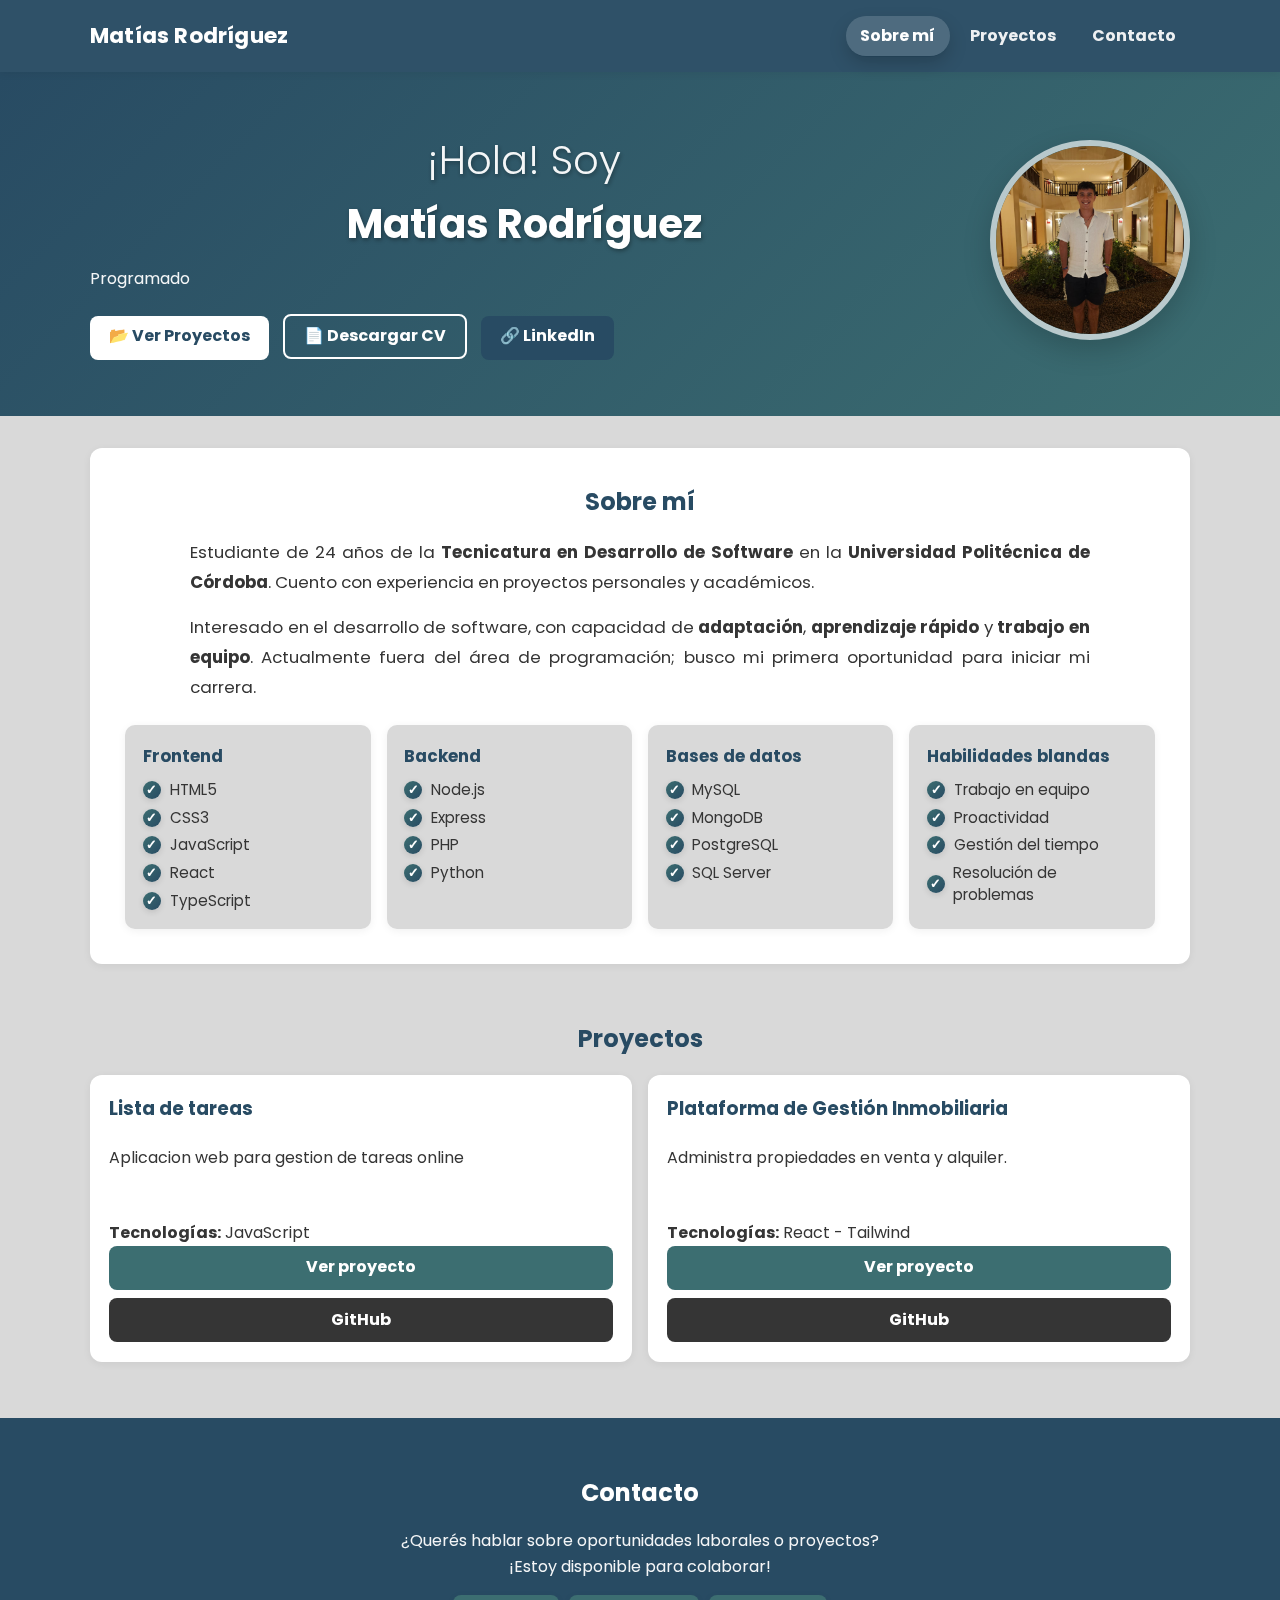
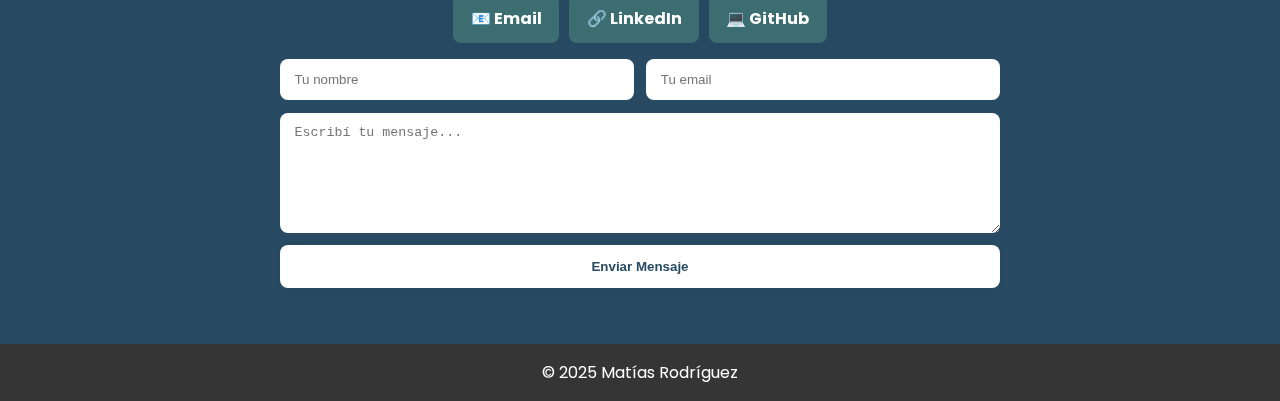
<file: index.html>
<!DOCTYPE html>
<html lang="es">
<head>
  <meta charset="UTF-8">
  <meta name="viewport" content="width=device-width, initial-scale=1.0">
  <title>Portfolio - Matías Rodríguez</title>
  <link rel="stylesheet" href="style.css">
</head>
<body>
  <!-- ================= HEADER ================= -->
  <header id="navbar">
    <nav class="container">
      <h1>Matías Rodríguez</h1>
      <ul>
        <li><a href="#about">Sobre mí</a></li>
        <li><a href="#projects">Proyectos</a></li>
        <li><a href="#contact">Contacto</a></li>
      </ul>
    </nav>
  </header>

  <!-- ================= HERO ================= -->
  <section id="home" class="hero">
    <div class="container hero-inner">
      <div class="hero-content">
        <h2>
          <span class="greeting">¡Hola! Soy</span>
          <span class="name">Matías Rodríguez</span>
        </h2>
        <p id="typing"></p>
        <div class="hero-buttons">
          <a href="#projects" class="btn-primary">📂 Ver Proyectos</a>
          <a href="Rodriguez_Matias_CV.pdf" class="btn-secondary" target="_blank">📄 Descargar CV</a>
          <a href="https://www.linkedin.com/in/matirodriguez23/" class="btn-linkedin" target="_blank">🔗 LinkedIn</a>
        </div>
      </div>

      <div class="hero-media">
        <img src="img/foto1.jpeg" alt="Foto de Matías Rodríguez"
             onerror="this.style.display='none'; document.getElementById('avatar-fallback').style.display='flex';">
        <div id="avatar-fallback" class="avatar-fallback">MR</div>
      </div>
    </div>
  </section>

  <!-- ================= SOBRE MÍ ================= -->
  <section id="about" class="container">
    <h2>Sobre mí</h2>
    <p>
  Estudiante de 24 años de la <strong>Tecnicatura en Desarrollo de Software</strong> en la
  <strong>Universidad Politécnica de Córdoba</strong>. Cuento con experiencia en proyectos personales y académicos.
</p>
<p>
  Interesado en el desarrollo de software, con capacidad de <strong>adaptación</strong>,
  <strong>aprendizaje rápido</strong> y <strong>trabajo en equipo</strong>. Actualmente fuera del área de programación;
  busco mi primera oportunidad para iniciar mi carrera.
</p>

    <div class="skills">
      <div>
        <h3>Frontend</h3>
        <ul>
          <li>HTML5</li><li>CSS3</li><li>JavaScript</li><li>React</li><li>TypeScript</li>
        </ul>
      </div>
      <div>
        <h3>Backend</h3>
        <ul>
          <li>Node.js</li><li>Express</li><li>PHP</li><li>Python</li>
        </ul>
      </div>
      <div>
        <h3>Bases de datos</h3>
        <ul>
          <li>MySQL</li><li>MongoDB</li><li>PostgreSQL</li><li>SQL Server</li>
        </ul>
      </div>
      <div>
        <h3>Habilidades blandas</h3>
        <ul>
          <li>Trabajo en equipo</li><li>Proactividad</li><li>Gestión del tiempo</li><li>Resolución de problemas</li>
        </ul>
      </div>
    </div>
  </section>

  <!-- ================= PROYECTOS ================= -->
  <section id="projects" class="container">
    <h2>Proyectos</h2>
    <div class="projects-grid">

      <div class="project-card">
        <div class="project-content">
          <h3>Lista de tareas</h3>
          <p>Aplicacion web para gestion de tareas online</p>
          <p><strong>Tecnologías:</strong> JavaScript</p>
          <div class="project-buttons">
            <a href="proyectos/lista-tareas.html" class="btn-demo">Ver proyecto</a>
            <a href="https://github.com/MatiasRodriguez21/lista-tareas" class="btn-github">GitHub</a>
          </div>
        </div>
      </div>

      <div class="project-card">
        <div class="project-content">
          <h3>Plataforma de Gestión Inmobiliaria</h3>
          <p>Administra propiedades en venta y alquiler.</p>
          <p><strong>Tecnologías:</strong> React - Tailwind</p>
          <div class="project-buttons">
            <a href="proyectos/inmobiliaria.html" class="btn-demo">Ver proyecto</a>
            <a href="https://github.com/MatiasRodriguez21/inmobiliaria-app" class="btn-github">GitHub</a>
          </div>
        </div>
      </div>


    </div>
  </section>

  <!-- ================= CONTACTO ================= -->
  <section id="contact">
    <div class="container contact-inner">
      <h2>Contacto</h2>
      <p>¿Querés hablar sobre oportunidades laborales o proyectos? <br> ¡Estoy disponible para colaborar!</p>
      <div class="contact-links">
        <a href="mailto:mati.rodriguez1201@gmail.com" class="contact-item">📧 Email</a>
        <a href="https://www.linkedin.com/in/matirodriguez23/" target="_blank" class="contact-item">🔗 LinkedIn</a>
        <a href="https://github.com/MatiasRodriguez21" target="_blank" class="contact-item">💻 GitHub</a>
      </div>
      <form class="contact-form">
        <input type="text" placeholder="Tu nombre" required>
        <input type="email" placeholder="Tu email" required>
        <textarea rows="4" placeholder="Escribí tu mensaje..." required></textarea>
        <button type="submit" class="btn-form">Enviar Mensaje</button>
      </form>
    </div>
  </section>

  <!-- ================= FOOTER ================= -->
  <footer>
    <p>© 2025 Matías Rodríguez</p>
  </footer>

  <script src="script.js"></script>
</body>
</html>
</file>
<file: style.css>
/* ===== TIPOGRAFÍA ===== */
@import url('https://fonts.googleapis.com/css2?family=Poppins:wght@300;600&display=swap');

/* ====== VARIABLES DE COLOR ====== */
:root {
  --jet: #353535;
  --caribbean-current: #3c6e71;
  --white: #ffffff;
  --platinum: #d9d9d9;
  --indigo-dye: #284b63;

  --shadow-sm: 0 2px 8px rgba(0,0,0,.06);
  --shadow-md: 0 6px 16px rgba(0,0,0,.12);
  --shadow-lg: 0 10px 28px rgba(0,0,0,.18);
}

/* ====== RESETEO GENERAL ====== */
*{margin:0;padding:0;box-sizing:border-box}
html{scroll-behavior:smooth}
body{
  font-family:'Poppins',sans-serif;
  line-height:1.6;
  color:var(--jet);
  background:var(--platinum);
  -webkit-font-smoothing:antialiased;
  -moz-osx-font-smoothing:grayscale;
}

/* ====== CONTENEDOR ====== */
.container{width:min(1100px,92%);margin-inline:auto}

/* ====== HEADER / NAVBAR ====== */
header{
  position:sticky;top:0;z-index:1000;
  background:rgba(40,75,99,.96);
  color:var(--white);
  box-shadow:var(--shadow-sm);
  backdrop-filter:saturate(120%) blur(6px);
}
header nav{
  min-height:clamp(56px,7vw,72px);
  display:flex;align-items:center;justify-content:space-between;gap:1rem;
}
header h1{
  font-size:clamp(1.05rem,2.4vw,1.35rem);
  font-weight:700;letter-spacing:.2px
}
header ul{list-style:none;display:flex;gap:.4rem;flex-wrap:wrap}

/* estilo moderno + pill activo */
header ul li a{
  display:inline-block;
  color:rgba(255,255,255,.92);
  text-decoration:none;
  font-weight:700;
  padding:.48rem .9rem;
  border-radius:999px;
  transition:background .2s,color .2s,transform .12s,box-shadow .2s;
}
header ul li a:hover{
  color:#fff;
  background:rgba(255,255,255,.10);
  box-shadow:0 6px 14px rgba(0,0,0,.12);
}
header ul li a.active{
  color:#fff;
  background:rgba(255,255,255,.18);
  box-shadow:0 8px 18px rgba(0,0,0,.18);
  backdrop-filter:blur(6px);
}
header ul li a:visited{ color: rgba(255,255,255,.92); }

/* ====== HERO ====== */
.hero{
  background:linear-gradient(135deg,var(--indigo-dye),var(--caribbean-current));
  color:var(--white);
  padding-block:clamp(2rem,5vw,3.5rem);
  margin-bottom: 2rem;
}
.hero-inner{display:flex;align-items:center;justify-content:space-between;gap:2rem}
.hero-content{flex:1}
.hero h2{font-size:clamp(1.6rem,4.2vw,2.5rem);margin-bottom:.6rem;text-shadow:1px 2px 4px rgba(0,0,0,.35)}
.hero .greeting{color:#fff;display:block;font-weight:300;opacity:.95}
.hero .name{color:#fff;display:block;font-weight:700}
#typing{margin:.35rem 0 1rem;opacity:.95}

.hero-buttons a{
  display:inline-block;text-decoration:none;
  padding:.8rem 1.2rem;border-radius:8px;font-weight:700;
  margin-right:.6rem;margin-top:.4rem;min-height:44px;line-height:1;
  transition:background .25s,box-shadow .25s,transform .15s;
}
.btn-primary{background:#fff;color:var(--indigo-dye)}
.btn-primary:hover{background:#f1f1f1;box-shadow:var(--shadow-md);transform:translateY(-1px)}
.btn-secondary{background:transparent;border:2px solid #fff;color:#fff}
.btn-secondary:hover{background:#fff;color:var(--indigo-dye)}
.btn-linkedin{background:var(--indigo-dye);color:#fff}
.btn-linkedin:hover{background:var(--caribbean-current)}

.hero-media img,.avatar-fallback{
  width:clamp(140px,28vw,200px);height:clamp(140px,28vw,200px);
  border-radius:999px;border:6px solid rgba(255,255,255,.65);
  box-shadow:var(--shadow-lg);object-fit:cover
}
.avatar-fallback{display:none;align-items:center;justify-content:center;background:rgba(255,255,255,.15);font-weight:800;font-size:clamp(1.4rem,6vw,2rem)}

/* ====== SECCIONES ====== */
section{padding-block:clamp(2rem,5vw,3.5rem)}
h2{margin-bottom:1rem;color:var(--indigo-dye);text-align:center}

/* ===== SOBRE MI ===== */
#about{
  background:#fff;border-radius:12px;
  padding:clamp(1.2rem,3.5vw,2.2rem);
  box-shadow:var(--shadow-sm)
}
#about p{
  margin-bottom:.9rem;text-align:justify;line-height:1.8;
  max-width:900px;margin-inline:auto;
  font-size:clamp(.98rem,2.4vw,1.05rem);color:var(--jet)
}

/* ===== SKILLS ===== */
.skills{
  display:grid;grid-template-columns:repeat(auto-fit,minmax(210px,1fr));
  gap:1rem;margin-top:1.4rem
}
.skills div{
  background:var(--platinum);padding:1.1rem;border-radius:10px;text-align:left;
  box-shadow:var(--shadow-sm);transition:transform .25s,box-shadow .25s
}
.skills div:hover{transform:translateY(-3px);box-shadow:var(--shadow-md)}
.skills h3{margin-bottom:.6rem;color:var(--indigo-dye);font-size:1.05rem}

/* lista con checks (restaurado) */
.skills ul{
  list-style:none;
  display:flex;flex-direction:column;gap:.35rem;
  padding-left:0;
}
.skills li{
  display:flex;align-items:center;gap:.55rem;
  font-size:.95rem;color:var(--jet);
  line-height:1.45;
}
.skills li::before{
  content:"✓";
  display:inline-grid;place-items:center;
  width:18px;height:18px;border-radius:999px;
  color:#fff;font-weight:900;font-size:.8rem;
  background: linear-gradient(135deg, var(--caribbean-current), var(--indigo-dye));
  box-shadow:0 2px 6px rgba(0,0,0,.12);
}

/* ===== PROYECTOS ===== */
.projects-grid{
  display:grid;
  grid-template-columns:repeat(auto-fit,minmax(260px,1fr));
  gap:1rem;
  margin-top:1rem;
  align-items:stretch;
}
.project-card{
  background:#fff;border-radius:12px;box-shadow:var(--shadow-sm);
  transition:transform .25s,box-shadow .25s;
  display:flex;
}
.project-card:hover{transform:translateY(-4px);box-shadow:var(--shadow-md)}
.project-content{
  padding:1.2rem;
  display:flex;flex-direction:column;width:100%;
}
.project-content h3{
  margin-bottom:.4rem;color:var(--indigo-dye);font-size:1.15rem;
  display:-webkit-box;-webkit-line-clamp:2;-webkit-box-orient:vertical;overflow:hidden;
  min-height: calc(1.25em * 2);
}
.project-content p{color:var(--jet);line-height:1.55;}
.project-content p:first-of-type{
  display:-webkit-box;-webkit-line-clamp:3;-webkit-box-orient:vertical;overflow:hidden;
  min-height: calc(1.55em * 3);
}
.project-buttons{
  margin-top:auto;display:flex;flex-direction:column;gap:.55rem;
}
.project-buttons a{
  display:block;width:100%;text-align:center;
  padding:.55rem .95rem;border-radius:8px;font-weight:700;text-decoration:none;min-height:44px;
}
.btn-github{background:var(--jet);color:#fff}
.btn-github:hover{background:var(--indigo-dye)}
.btn-demo{background:var(--caribbean-current);color:#fff}
.btn-demo:hover{background:var(--indigo-dye)}

/* ===== CONTACTO ===== */
#contact{background:var(--indigo-dye);color:#fff}
.contact-inner{text-align:center}
#contact h2{color:#fff}
#contact p{opacity:.95;margin-bottom:1rem}
.contact-links{display:flex;justify-content:center;flex-wrap:wrap;gap:.6rem;margin-bottom:1rem}
.contact-item{
  background:var(--caribbean-current);color:#fff;text-decoration:none;font-weight:700;
  padding:.7rem 1.1rem;border-radius:8px;box-shadow:var(--shadow-sm);
  min-height:44px;display:inline-flex;align-items:center
}
.contact-item:hover{background:var(--jet)}
.contact-form{max-width:720px;margin:0 auto;display:grid;grid-template-columns:repeat(2,1fr);gap:.8rem}
.contact-form input,.contact-form textarea{width:100%;padding:.8rem .9rem;border-radius:8px;border:none;outline:none}
.contact-form textarea{grid-column:1/-1;resize:vertical;min-height:120px}
.btn-form{grid-column:1/-1;background:#fff;color:var(--indigo-dye);border:none;border-radius:8px;padding:.85rem 1.2rem;font-weight:800;cursor:pointer;box-shadow:var(--shadow-sm)}
.btn-form:hover{background:#f1f1f1;box-shadow:var(--shadow-md)}

/* ====== FOOTER ====== */
footer{background:var(--jet);color:#fff;text-align:center;padding:1rem}

/* ====== RESPONSIVE ====== */
@media (max-width:900px){
  .hero-inner{flex-direction:column;text-align:center}
  .hero-content{max-width:780px}
  header ul{justify-content:center}
}
@media (max-width:768px){
  .skills{grid-template-columns:repeat(auto-fit,minmax(180px,1fr))}
  .projects-grid{grid-template-columns:1fr 1fr}
  .contact-form{grid-template-columns:1fr}
  .project-buttons a{width:100%;text-align:center;margin-right:0}
}
@media (max-width:520px){
  .projects-grid{grid-template-columns:1fr}
  header nav{flex-direction:column;align-items:flex-start;gap:.4rem;padding-block:.5rem}
  header ul{gap:.5rem}
  .hero-media img,.avatar-fallback{width:150px;height:150px}
}
</file>
